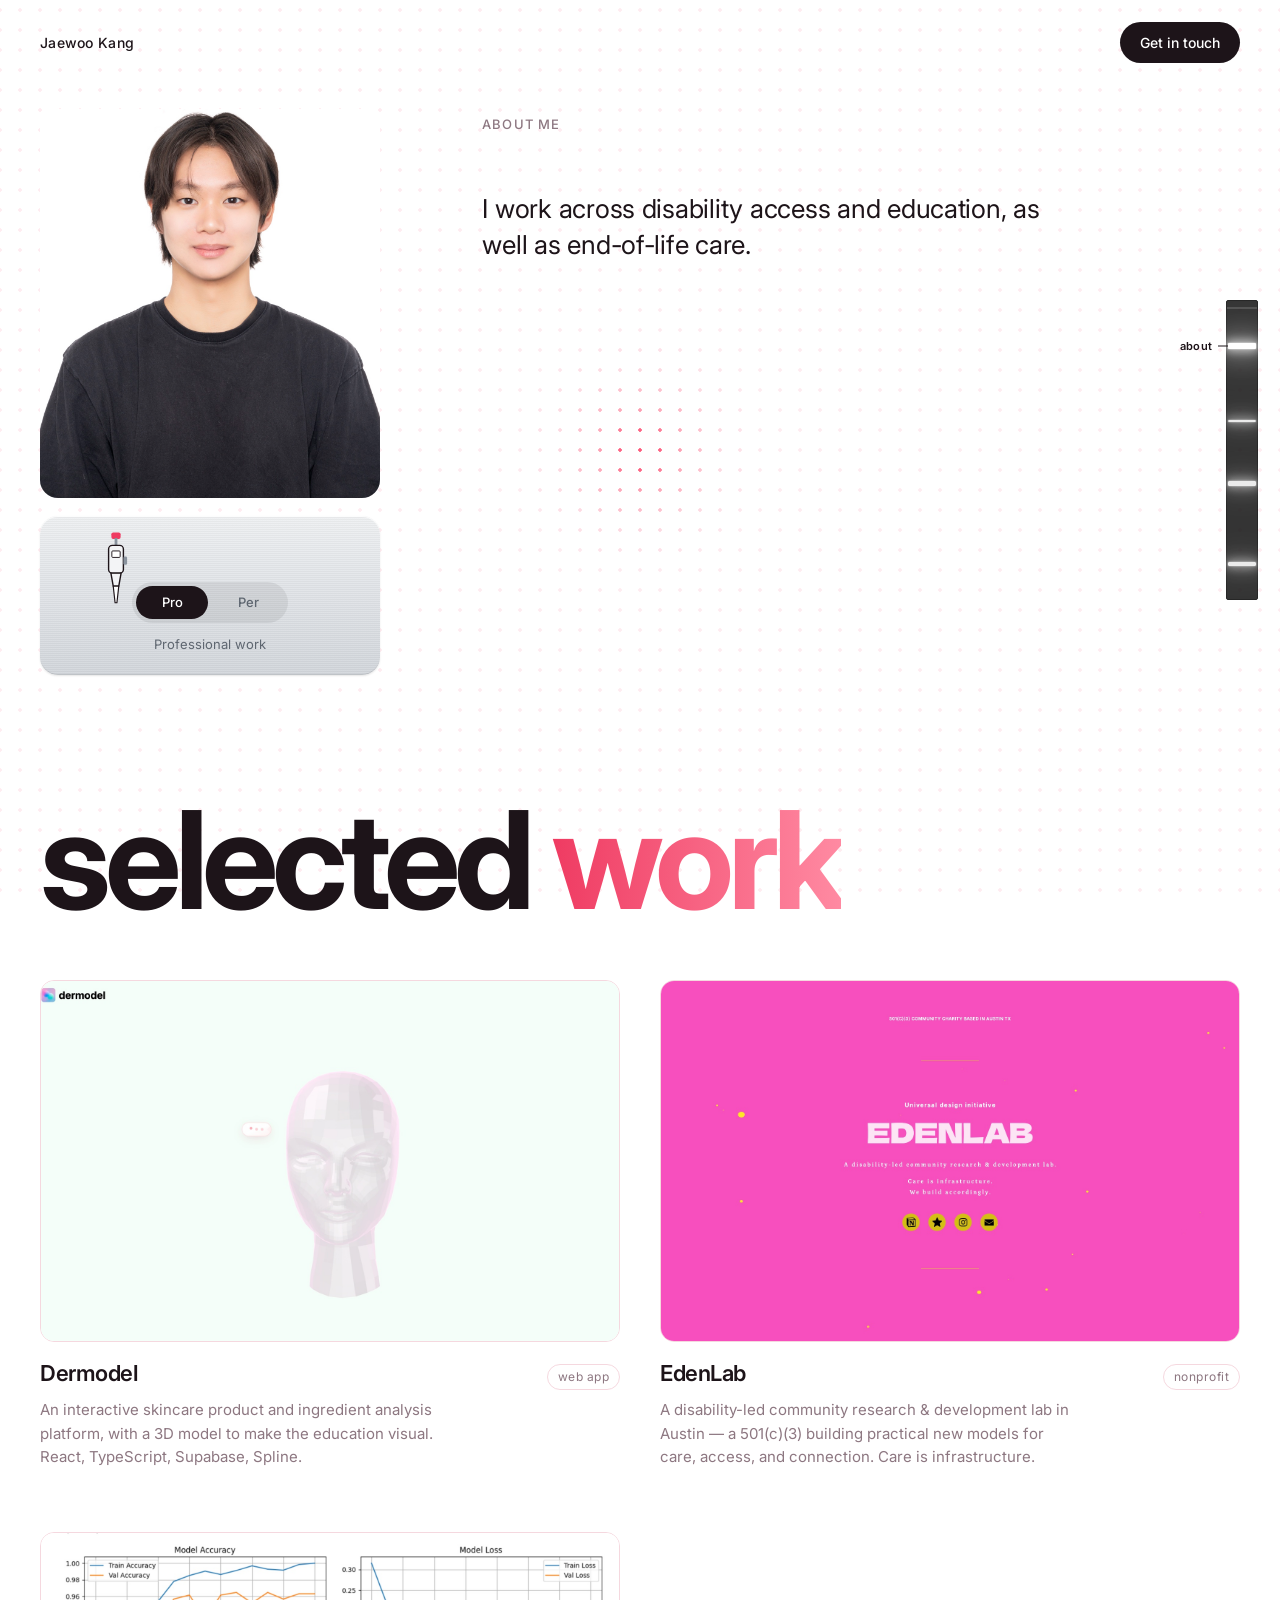
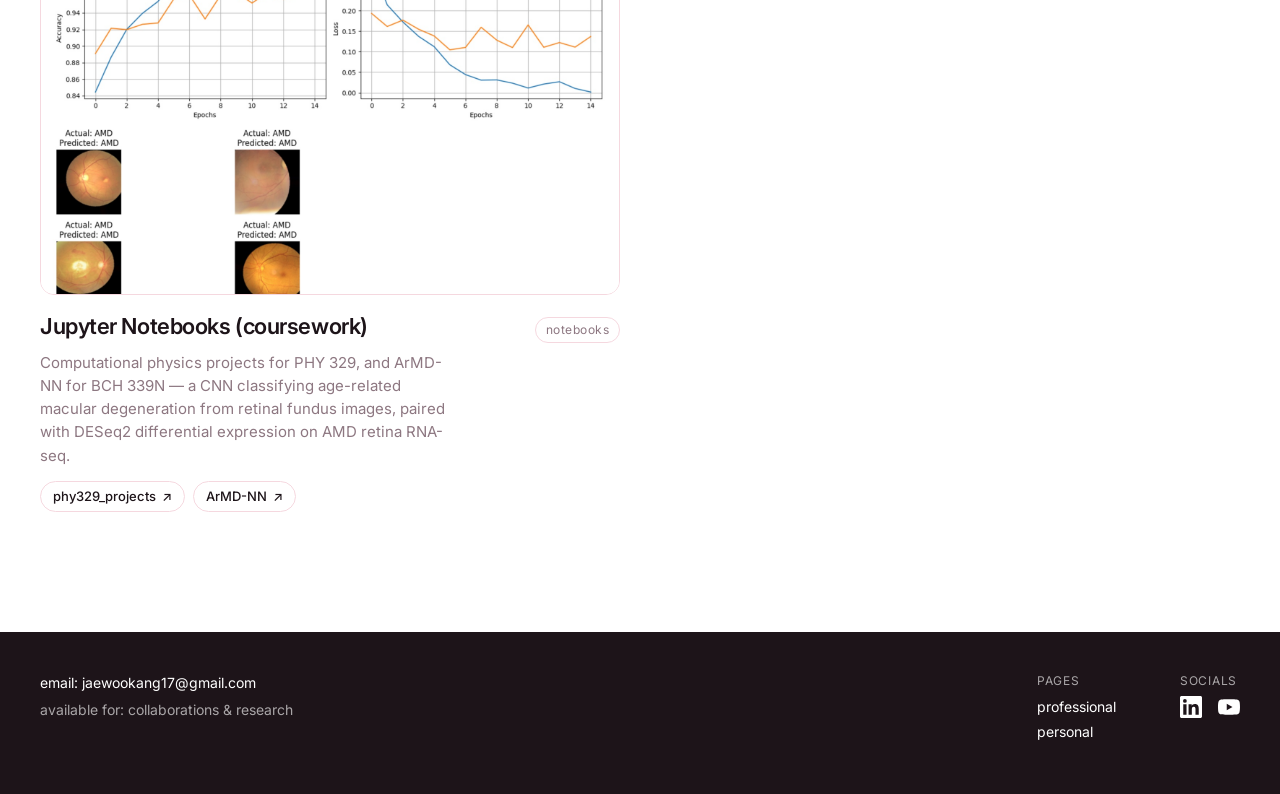
<file: index.html>
<!DOCTYPE html>
<html lang="en" data-mode="pro">
<head>
  <meta charset="utf-8">
  <meta name="viewport" content="width=device-width, initial-scale=1">
  <title>Jaewoo Kang</title>
  <meta name="description" content="Jaewoo Kang — work across disability access and education, and end-of-life care.">
  <link rel="preconnect" href="https://fonts.googleapis.com">
  <link rel="preconnect" href="https://fonts.gstatic.com" crossorigin>
  <link href="https://fonts.googleapis.com/css2?family=Inter:wght@400;500;600;700&display=swap" rel="stylesheet">
  <link rel="stylesheet" href="style.css?v=23">
</head>
<body>
  <div class="dots" aria-hidden="true"><div class="dots__glow"></div></div>
  <div class="wrap">

    <header class="topbar">
      <a class="brand" href="index.html">Jaewoo Kang</a>
      <a class="btn" href="mailto:jaewookang17@gmail.com">Get in touch</a>
    </header>

    <main>
      <section class="hero" id="about">
        <figure class="portrait">
          <img src="assets/photo.jpg" alt="Portrait of Jaewoo Kang" width="1120" height="1400">
        </figure>

        <div class="about">
          <p class="eyebrow">About me</p>
          <p class="about__text">I work across disability access and education, as well as end-of-life care.</p>
        </div>

        <nav class="mode" aria-label="Professional or personal">
          <!-- Micropipette: pick it up by hovering the toggle -->
          <svg class="pipette" viewBox="0 0 28 80" aria-hidden="true" focusable="false">
            <rect class="pipette__plunger" x="9" y="0" width="10" height="7" rx="2"/>
            <rect class="pipette__stem" x="12.5" y="6" width="3" height="9"/>
            <rect class="pipette__body" x="6" y="14" width="16" height="30" rx="4"/>
            <rect class="pipette__window" x="9.5" y="20" width="9" height="7" rx="1"/>
            <rect class="pipette__eject" x="22" y="26" width="4" height="9" rx="1.5"/>
            <path class="pipette__cone" d="M8.5 44L11 58h6l2.5-14z"/>
            <path class="pipette__tip" d="M11 58l2 18h2l2-18z"/>
          </svg>
          <div class="mode__pill">
            <a class="mode__btn is-active" href="index.html?v=16" aria-current="page">Pro</a>
            <a class="mode__btn" href="personal.html?v=16">Per</a>
          </div>
          <p class="mode__hint">Professional work</p>
        </nav>
      </section>

      <section class="work" id="work" aria-labelledby="work-title">
        <h2 class="work__title" id="work-title">selected <em>work</em></h2>

        <div class="work__grid">
          <a class="project reveal" href="https://dermodel.app" target="_blank" rel="noopener">
            <div class="project__media">
              <img src="assets/projects/project-1.jpg?v=2" alt="Dermodel: a translucent pink 3D head on a mint background" width="1600" height="1000" loading="lazy">
              <img class="project__media-alt" src="assets/projects/project-1-bts.jpg" alt="Whiteboard of Dermodel planning sketches" width="1600" height="1000" loading="lazy">
              <span class="project__bts" aria-hidden="true">behind the scenes</span>
            </div>
            <div class="project__meta">
              <h3 class="project__title">Dermodel</h3>
              <span class="project__tag">web app</span>
            </div>
            <p class="project__desc">An interactive skincare product and ingredient analysis platform, with a 3D model to make the education visual. React, TypeScript, Supabase, Spline.</p>
          </a>

          <a class="project reveal" href="https://www.edenlabinitiative.org/" target="_blank" rel="noopener">
            <div class="project__media">
              <img src="assets/projects/project-2.jpg?v=2" alt="EdenLab: white wordmark on a hot-pink field — a disability-led community research and development lab" width="1600" height="1000" loading="lazy">
            </div>
            <div class="project__meta">
              <h3 class="project__title">EdenLab</h3>
              <span class="project__tag">nonprofit</span>
            </div>
            <p class="project__desc">A disability-led community research &amp; development lab in Austin — a 501(c)(3) building practical new models for care, access, and connection. Care is infrastructure.</p>
          </a>

          <div class="project reveal">
            <div class="project__media">
              <img src="assets/projects/project-3.jpg?v=2" alt="Training accuracy and loss curves and retinal fundus images from the ArMD-NN notebook" width="1600" height="1000" loading="lazy">
            </div>
            <div class="project__meta">
              <h3 class="project__title">Jupyter Notebooks (coursework)</h3>
              <span class="project__tag">notebooks</span>
            </div>
            <p class="project__desc">Computational physics projects for PHY 329, and ArMD-NN for BCH 339N — a CNN classifying age-related macular degeneration from retinal fundus images, paired with DESeq2 differential expression on AMD retina RNA-seq.</p>
            <ul class="project__links">
              <li><a href="https://github.com/jaewookng/phy329_projects" target="_blank" rel="noopener">phy329_projects <span aria-hidden="true">↗</span></a></li>
              <li><a href="https://github.com/jaewookng/ArMD-NN" target="_blank" rel="noopener">ArMD-NN <span aria-hidden="true">↗</span></a></li>
            </ul>
          </div>
        </div>

      </section>
    </main>


  </div>

  <footer class="footer" id="contact">
    <div class="wrap footer__inner">
      <div class="footer__contact">
        <p>email: <a href="mailto:jaewookang17@gmail.com">jaewookang17@gmail.com</a></p>
        <p class="footer__muted">available for: collaborations &amp; research</p>
      </div>
      <div>
        <p class="footer__label">pages</p>
        <ul>
          <li><a href="index.html">professional</a></li>
          <li><a href="personal.html">personal</a></li>
        </ul>
      </div>
      <div>
        <p class="footer__label">socials</p>
        <ul class="footer__icons">
          <li>
            <a href="https://www.linkedin.com/in/jaewookang" target="_blank" rel="me noopener" aria-label="LinkedIn" title="LinkedIn">
              <svg viewBox="0 0 24 24" aria-hidden="true" focusable="false"><path d="M20.447 20.452h-3.554v-5.569c0-1.328-.027-3.037-1.852-3.037-1.853 0-2.136 1.445-2.136 2.939v5.667H9.351V9h3.414v1.561h.046c.477-.9 1.637-1.85 3.37-1.85 3.601 0 4.267 2.37 4.267 5.455v6.286zM5.337 7.433a2.062 2.062 0 0 1-2.063-2.065 2.064 2.064 0 1 1 2.063 2.065zm1.782 13.019H3.555V9h3.564v11.452zM22.225 0H1.771C.792 0 0 .774 0 1.729v20.542C0 23.227.792 24 1.771 24h20.451C23.2 24 24 23.227 24 22.271V1.729C24 .774 23.2 0 22.222 0h.003z"/></svg>
            </a>
          </li>
          <li>
            <a href="https://www.youtube.com/@jaewookng" target="_blank" rel="me noopener" aria-label="YouTube" title="YouTube">
              <svg viewBox="0 0 24 24" aria-hidden="true" focusable="false"><path d="M23.498 6.186a3.016 3.016 0 0 0-2.122-2.136C19.505 3.545 12 3.545 12 3.545s-7.505 0-9.377.505A3.017 3.017 0 0 0 .502 6.186C0 8.07 0 12 0 12s0 3.93.502 5.814a3.016 3.016 0 0 0 2.122 2.136c1.871.505 9.376.505 9.376.505s7.505 0 9.377-.505a3.015 3.015 0 0 0 2.122-2.136C24 15.93 24 12 24 12s0-3.93-.502-5.814zM9.545 15.568V8.432L15.818 12l-6.273 3.568z"/></svg>
            </a>
          </li>
        </ul>
      </div>
    </div>
  </footer>

  <!-- DNA ladder: black lane, white bands; about / work / contact are links -->
  <nav class="gel" aria-label="Sections">
    <div class="gel__lane" aria-hidden="true"><span class="gel__front"></span></div>
    <a    class="gel__band is-marker" href="#about"   style="--p: .14;  --h: 6px"><span class="gel__label">about</span></a>
    <span class="gel__band" style="--p: .40; --h: 2px" data-bp="2,500" aria-hidden="true"></span>
    <a    class="gel__band is-marker" href="#work"    style="--p: .617; --h: 5px"><span class="gel__label">work</span></a>
    <a    class="gel__band is-marker" href="#contact" style="--p: .896; --h: 4px"><span class="gel__label">contact</span></a>
  </nav>

  <script src="script.js?v=23"></script>
</body>
</html>
</file>
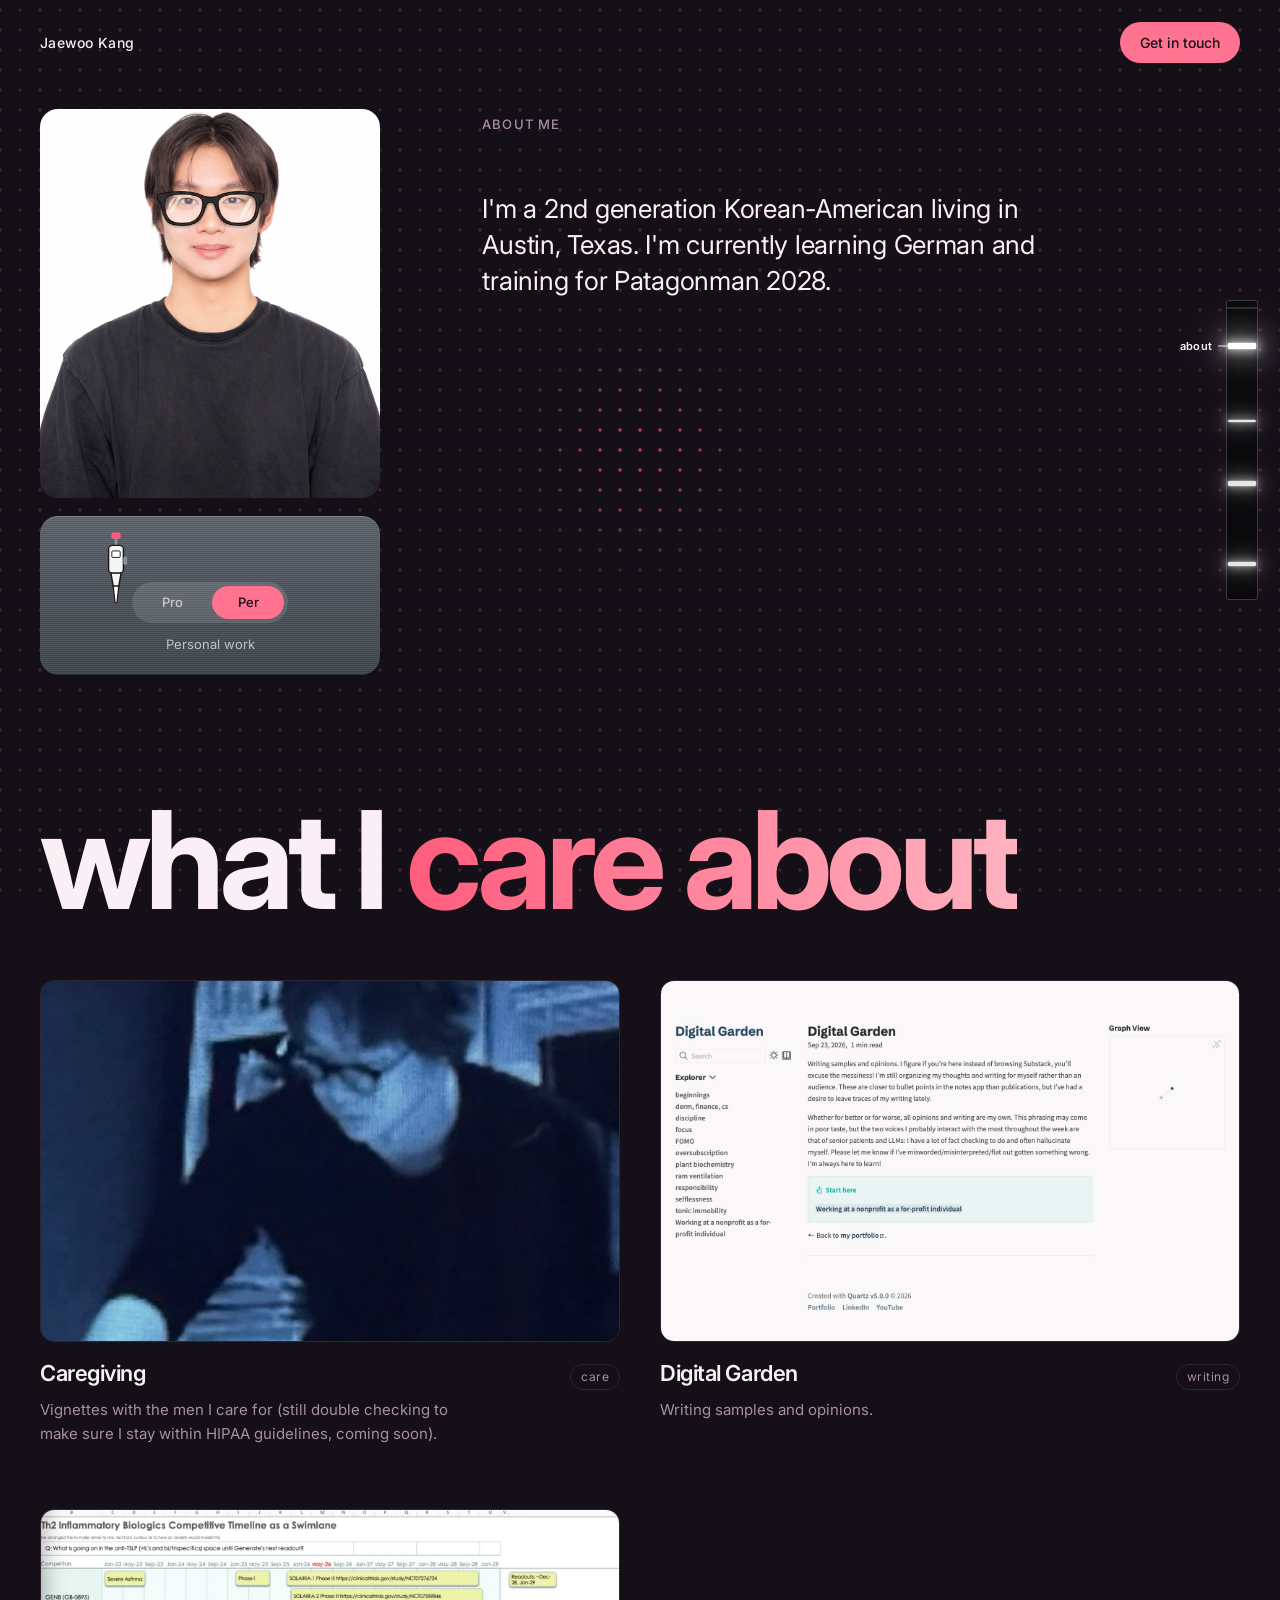
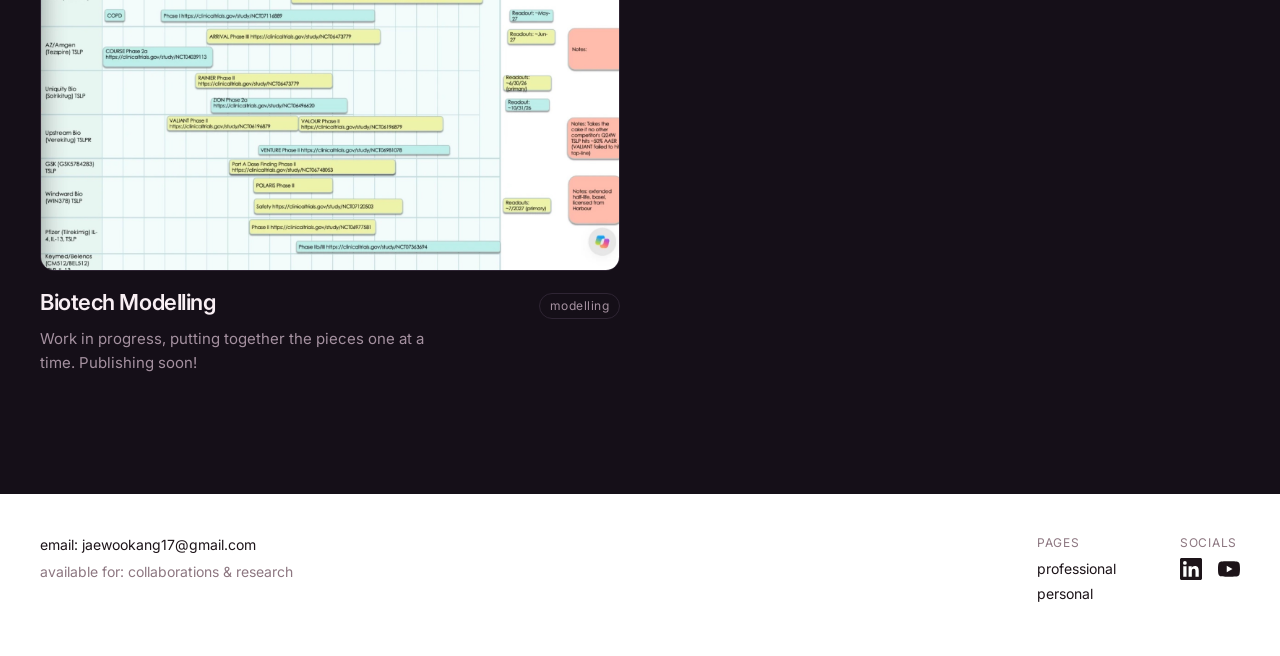
<file: personal.html>
<!DOCTYPE html>
<html lang="en" data-mode="per">
<head>
  <meta charset="utf-8">
  <meta name="viewport" content="width=device-width, initial-scale=1">
  <title>Jaewoo Kang — Personal</title>
  <meta name="description" content="Jaewoo Kang — work across disability access and education, and end-of-life care.">
  <link rel="preconnect" href="https://fonts.googleapis.com">
  <link rel="preconnect" href="https://fonts.gstatic.com" crossorigin>
  <link href="https://fonts.googleapis.com/css2?family=Inter:wght@400;500;600;700&display=swap" rel="stylesheet">
  <link rel="stylesheet" href="style.css?v=23">
</head>
<body>
  <div class="dots" aria-hidden="true"><div class="dots__glow"></div></div>
  <div class="wrap">

    <header class="topbar">
      <a class="brand" href="index.html">Jaewoo Kang</a>
      <a class="btn" href="mailto:jaewookang17@gmail.com">Get in touch</a>
    </header>

    <main>
      <section class="hero" id="about">
        <figure class="portrait">
          <img src="assets/photo-personal.jpg?v=3" alt="Portrait of Jaewoo Kang" width="1120" height="1400">
        </figure>

        <div class="about">
          <p class="eyebrow">About me</p>
          <p class="about__text">I'm a 2nd generation Korean-American living in Austin, Texas. I'm currently learning German and training for Patagonman 2028.</p>
        </div>

        <nav class="mode" aria-label="Professional or personal">
          <!-- Micropipette: pick it up by hovering the toggle -->
          <svg class="pipette" viewBox="0 0 28 80" aria-hidden="true" focusable="false">
            <rect class="pipette__plunger" x="9" y="0" width="10" height="7" rx="2"/>
            <rect class="pipette__stem" x="12.5" y="6" width="3" height="9"/>
            <rect class="pipette__body" x="6" y="14" width="16" height="30" rx="4"/>
            <rect class="pipette__window" x="9.5" y="20" width="9" height="7" rx="1"/>
            <rect class="pipette__eject" x="22" y="26" width="4" height="9" rx="1.5"/>
            <path class="pipette__cone" d="M8.5 44L11 58h6l2.5-14z"/>
            <path class="pipette__tip" d="M11 58l2 18h2l2-18z"/>
          </svg>
          <div class="mode__pill">
            <a class="mode__btn" href="index.html?v=16">Pro</a>
            <a class="mode__btn is-active" href="personal.html?v=16" aria-current="page">Per</a>
          </div>
          <p class="mode__hint">Personal work</p>
        </nav>
      </section>

      <section class="work" id="work" aria-labelledby="work-title">
        <h2 class="work__title" id="work-title">what I <em>care about</em></h2>

        <div class="work__grid">
          <a class="project reveal" href="#">
            <div class="project__media">
              <img src="assets/projects/personal-1.jpg?v=2" alt="Grainy security-camera still of Jaewoo in glasses, leaning over a desk" width="438" height="274" loading="lazy">
            </div>
            <div class="project__meta">
              <h3 class="project__title">Caregiving</h3>
              <span class="project__tag">care</span>
            </div>
            <p class="project__desc">Vignettes with the men I care for (still double checking to make sure I stay within HIPAA guidelines, coming soon).</p>
          </a>

          <a class="project reveal" href="https://jaewookng.github.io/garden/">
            <div class="project__media">
              <img src="assets/projects/personal-2.jpg?v=2" alt="Home page of the Digital Garden: an intro, a Start here link, and the list of notes" width="1600" height="1000" loading="lazy">
            </div>
            <div class="project__meta">
              <h3 class="project__title">Digital Garden</h3>
              <span class="project__tag">writing</span>
            </div>
            <p class="project__desc">Writing samples and opinions.</p>
          </a>

          <a class="project reveal" href="#">
            <div class="project__media">
              <img src="assets/projects/personal-3.jpg?v=2" alt="Spreadsheet swimlane of the Th2 inflammatory biologics competitive timeline" width="1600" height="1000" loading="lazy">
            </div>
            <div class="project__meta">
              <h3 class="project__title">Biotech Modelling</h3>
              <span class="project__tag">modelling</span>
            </div>
            <p class="project__desc">Work in progress, putting together the pieces one at a time. Publishing soon!</p>
          </a>
        </div>

      </section>
    </main>


  </div>

  <footer class="footer" id="contact">
    <div class="wrap footer__inner">
      <div class="footer__contact">
        <p>email: <a href="mailto:jaewookang17@gmail.com">jaewookang17@gmail.com</a></p>
        <p class="footer__muted">available for: collaborations &amp; research</p>
      </div>
      <div>
        <p class="footer__label">pages</p>
        <ul>
          <li><a href="index.html">professional</a></li>
          <li><a href="personal.html">personal</a></li>
        </ul>
      </div>
      <div>
        <p class="footer__label">socials</p>
        <ul class="footer__icons">
          <li>
            <a href="https://www.linkedin.com/in/jaewookang" target="_blank" rel="me noopener" aria-label="LinkedIn" title="LinkedIn">
              <svg viewBox="0 0 24 24" aria-hidden="true" focusable="false"><path d="M20.447 20.452h-3.554v-5.569c0-1.328-.027-3.037-1.852-3.037-1.853 0-2.136 1.445-2.136 2.939v5.667H9.351V9h3.414v1.561h.046c.477-.9 1.637-1.85 3.37-1.85 3.601 0 4.267 2.37 4.267 5.455v6.286zM5.337 7.433a2.062 2.062 0 0 1-2.063-2.065 2.064 2.064 0 1 1 2.063 2.065zm1.782 13.019H3.555V9h3.564v11.452zM22.225 0H1.771C.792 0 0 .774 0 1.729v20.542C0 23.227.792 24 1.771 24h20.451C23.2 24 24 23.227 24 22.271V1.729C24 .774 23.2 0 22.222 0h.003z"/></svg>
            </a>
          </li>
          <li>
            <a href="https://www.youtube.com/@jaewookng" target="_blank" rel="me noopener" aria-label="YouTube" title="YouTube">
              <svg viewBox="0 0 24 24" aria-hidden="true" focusable="false"><path d="M23.498 6.186a3.016 3.016 0 0 0-2.122-2.136C19.505 3.545 12 3.545 12 3.545s-7.505 0-9.377.505A3.017 3.017 0 0 0 .502 6.186C0 8.07 0 12 0 12s0 3.93.502 5.814a3.016 3.016 0 0 0 2.122 2.136c1.871.505 9.376.505 9.376.505s7.505 0 9.377-.505a3.015 3.015 0 0 0 2.122-2.136C24 15.93 24 12 24 12s0-3.93-.502-5.814zM9.545 15.568V8.432L15.818 12l-6.273 3.568z"/></svg>
            </a>
          </li>
        </ul>
      </div>
    </div>
  </footer>

  <!-- DNA ladder: black lane, white bands; about / work / contact are links -->
  <nav class="gel" aria-label="Sections">
    <div class="gel__lane" aria-hidden="true"><span class="gel__front"></span></div>
    <a    class="gel__band is-marker" href="#about"   style="--p: .14;  --h: 6px"><span class="gel__label">about</span></a>
    <span class="gel__band" style="--p: .40; --h: 2px" data-bp="2,500" aria-hidden="true"></span>
    <a    class="gel__band is-marker" href="#work"    style="--p: .617; --h: 5px"><span class="gel__label">work</span></a>
    <a    class="gel__band is-marker" href="#contact" style="--p: .896; --h: 4px"><span class="gel__label">contact</span></a>
  </nav>

  <script src="script.js?v=23"></script>
</body>
</html>
</file>
<file: style.css>
/* ---------- Tokens ---------- */
:root {
  --font: "Inter", -apple-system, BlinkMacSystemFont, "Segoe UI", Roboto, Helvetica, Arial, sans-serif;

  /* Pro / day: white with red-pink */
  --bg: #ffffff;
  --fg: #1d1419;
  --muted: #8d7781;
  --surface: #fff1f4;
  --surface-2: #ffe3e9;
  --line: #f5d8df;
  --pink: #ff5c7c;
  --pink-deep: #ef3b62;
  --accent: #1d1419;
  --accent-fg: #ffffff;
  --grad: linear-gradient(135deg, #ffd0da 0%, #ff9fb3 55%, #ffe0e6 100%);
  --grad-text: linear-gradient(90deg, #ef3b62 0%, #ff8aa2 100%);

  /* dot-grid background: colour shows only through the dots; a hotspot follows the cursor */
  --dot-size: 3px;
  --dot-gap: 20px;
  --dots-base: rgba(255, 170, 190, .22);
  --dots-hot:  rgba(255, 36, 80, .72);
  --dots-mid:  rgba(255, 92, 124, .46);
  --dots-far:  rgba(255, 150, 172, .22);

  /* sterile station: brushed stainless hood the pipette and toggle sit in */
  --station: linear-gradient(180deg, #eef0f2 0%, #dfe2e6 55%, #d3d7dc 100%);
  --station-edge: rgba(255, 255, 255, .85);
  --station-shadow: rgba(0, 0, 0, .10);
  --station-fg: #1d1419;
  --station-muted: #5e6670;
  --station-pill: rgba(0, 0, 0, .07);

  /* footer is inverted: black on the light page, white on the dark one */
  --footer-bg: #1d1419;
  --footer-fg: #ffffff;
  --footer-muted: rgba(255, 255, 255, .62);
  --footer-line: rgba(255, 255, 255, .12);

  --gutter: clamp(16px, 4vw, 40px);
  --r-sm: 999px;
  --r-md: 14px;
  --r-lg: 18px;
  --ease: cubic-bezier(.2, .7, .2, 1);
}

/* Per / night: deep plum with the same pinks */
:root[data-mode="per"] {
  --bg: #150f18;
  --fg: #f9eff4;
  --muted: #a591a0;
  --surface: #211925;
  --surface-2: #2b2130;
  --line: #2f2534;
  --pink: #ff7391;
  --pink-deep: #ff5c7c;
  --accent: #ff7391;
  --accent-fg: #150f18;
  --grad: linear-gradient(135deg, #3a1f36 0%, #ff7391 100%);
  --grad-text: linear-gradient(90deg, #ff5c7c 0%, #ffb3c1 100%);
  --dots-base: rgba(255, 120, 150, .16);
  --dots-hot:  rgba(255, 60, 100, .62);
  --dots-mid:  rgba(255, 100, 132, .40);
  --dots-far:  rgba(255, 140, 165, .18);
  --station: linear-gradient(180deg, #5b626a 0%, #4a5058 55%, #40464d 100%);
  --station-edge: rgba(255, 255, 255, .18);
  --station-shadow: rgba(0, 0, 0, .35);
  --station-fg: #ffffff;
  --station-muted: rgba(255, 255, 255, .66);
  --station-pill: rgba(255, 255, 255, .12);

  --footer-bg: #ffffff;
  --footer-fg: #1d1419;
  --footer-muted: #8d7781;
  --footer-line: #f5d8df;
}

/* Cross-fade between the two pages in browsers that support it. */
@view-transition { navigation: auto; }
::view-transition-old(root),
::view-transition-new(root) { animation-duration: .35s; }

/* ---------- Base ---------- */
*, *::before, *::after { box-sizing: border-box; }

html { color-scheme: light; scroll-behavior: smooth; }
html[data-mode="per"] { color-scheme: dark; }

body {
  margin: 0;
  font-family: var(--font);
  font-size: 16px;
  line-height: 1.5;
  color: var(--fg);
  background: var(--bg);
  -webkit-font-smoothing: antialiased;
  transition: background-color .35s var(--ease), color .35s var(--ease);
}

/* Dot grid: a fixed layer masked to a grid of small circles. Everything painted
   inside it (the faint base + the glow that follows the cursor) shows only through the dots. */
.dots {
  position: fixed;
  inset: 0;
  z-index: -1;
  overflow: hidden;
  pointer-events: none;
  background: var(--dots-base);
  -webkit-mask-image: radial-gradient(circle, #000 calc(var(--dot-size) / 2), transparent calc(var(--dot-size) / 2 + .6px));
          mask-image: radial-gradient(circle, #000 calc(var(--dot-size) / 2), transparent calc(var(--dot-size) / 2 + .6px));
  -webkit-mask-size: var(--dot-gap) var(--dot-gap);
          mask-size: var(--dot-gap) var(--dot-gap);
  -webkit-mask-position: center;
          mask-position: center;
}
.dots__glow {
  position: absolute;
  top: 0;
  left: 0;
  width: 30vmax;
  height: 30vmax;
  margin: -15vmax 0 0 -15vmax;   /* centre the glow on its transform origin */
  border-radius: 50%;
  background: radial-gradient(circle,
    var(--dots-hot) 0%,
    var(--dots-hot) 6%,
    var(--dots-mid) 16%,
    var(--dots-far) 30%,
    transparent 46%);
  transform: translate3d(50vw, 50vh, 0);   /* centred until the cursor moves */
  will-change: transform;
}

a { color: inherit; text-decoration: none; }
img { display: block; max-width: 100%; }
::selection { background: var(--pink); color: #fff; }

.wrap {
  width: min(1200px, 100% - 2 * var(--gutter));
  margin-inline: auto;
}

/* ---------- Top bar ---------- */
.topbar {
  display: flex;
  align-items: center;
  justify-content: space-between;
  padding-block: 22px;
}

.brand {
  font-size: 14px;
  font-weight: 500;
  letter-spacing: .02em;
}

.btn {
  display: inline-flex;
  align-items: center;
  gap: 8px;
  padding: 10px 20px;
  font-size: 14px;
  font-weight: 500;
  background: var(--accent);
  color: var(--accent-fg);
  border-radius: var(--r-sm);
  transition: background-color .25s var(--ease), color .25s var(--ease), transform .2s var(--ease), box-shadow .25s var(--ease);
}
.btn:hover {
  background: var(--pink-deep);
  color: #fff;
  box-shadow: 0 8px 24px -8px var(--pink-deep);
}
.btn:active { transform: translateY(1px); }

/* ---------- Hero ---------- */
.hero {
  display: grid;
  grid-template-columns: minmax(240px, 340px) 1fr;
  grid-template-areas:
    "photo about"
    "mode  about";
  column-gap: clamp(32px, 8vw, 150px);
  row-gap: 18px;
  align-items: start;
  padding-block: 24px 120px;
  scroll-margin-top: 24px;
}

.portrait {
  grid-area: photo;
  margin: 0;
  aspect-ratio: 7 / 8;
  background: var(--grad);
  overflow: hidden;
  border-radius: var(--r-lg);
}
.portrait img {
  width: 100%;
  height: 100%;
  object-fit: cover;
}

.about {
  grid-area: about;
  padding-top: 6px;
  max-width: 60ch;
}
.eyebrow {
  margin: 0 0 56px;
  font-size: 13px;
  font-weight: 500;
  letter-spacing: .08em;
  text-transform: uppercase;
  color: var(--muted);
}
.about__text {
  margin: 0;
  font-size: clamp(20px, 2.2vw, 26px);
  line-height: 1.4;
  letter-spacing: -.01em;
  text-wrap: pretty;
}

/* ---------- Sterile station: Pro / Per toggle ---------- */
/* A rounded brushed-steel hood under the portrait (separated by the hero row-gap, so the
   two never share an edge). The pipette rests in it; the hand picks it up here. */
.mode {
  grid-area: mode;
  position: relative;
  padding: 66px 22px 20px;   /* top room for the resting pipette */
  text-align: center;
  background:
    repeating-linear-gradient(180deg, rgba(255, 255, 255, .05) 0 1px, rgba(0, 0, 0, .03) 1px 2px),  /* brushed grain */
    var(--station);
  color: var(--station-fg);
  border-radius: 18px;
  box-shadow:
    inset 0 1px 0 var(--station-edge),
    inset 0 -1px 0 var(--station-shadow),
    0 1px 2px var(--station-shadow);
}
/* Inside the hood the cursor is a hand: you're holding the pipette. */
.mode, .mode * { cursor: grab; }
.mode:active, .mode:active * { cursor: grabbing; }

.mode__pill {
  display: inline-flex;
  gap: 4px;
  padding: 4px;
  background: var(--station-pill);
  border-radius: var(--r-sm);
}
.mode__btn {
  display: inline-flex;
  align-items: center;
  justify-content: center;
  min-width: 72px;
  padding: 7px 16px;
  font-size: 13px;
  font-weight: 500;
  color: var(--station-muted);
  border-radius: var(--r-sm);
  transition: background-color .25s var(--ease), color .25s var(--ease);
}
/* Hover follows the hand normally; while the pipette is held it follows the tip instead. */
.mode:not(.is-holding) .mode__btn:hover,
.mode__btn.is-hot { color: var(--station-fg); }
.mode__btn.is-active {
  background: #1d1419;
  color: #ffffff;
}
:root[data-mode="per"] .mode__btn.is-active {
  background: var(--pink);
  color: #150f18;
}
.mode__hint {
  margin: 12px 0 0;
  font-size: 13px;
  color: var(--station-muted);
}

/* Micropipette. Rests beside the pill; held by the hand cursor inside the hood. */
.pipette {
  position: absolute;
  top: 0;
  left: 0;
  z-index: 2;
  width: 26px;
  height: 74px;
  overflow: visible;
  pointer-events: none;
  color: #1d1419;
  transition: transform .5s var(--ease);
}
.pipette.is-following { transition: none; }
.pipette__plunger { fill: var(--pink-deep); }
.pipette__stem    { fill: #8a939e; }
.pipette__body, .pipette__cone {
  fill: #f3f4f6;
  stroke: currentColor;
  stroke-width: 1.5;
  stroke-linejoin: round;
}
.pipette__window { fill: #ffffff; stroke: currentColor; stroke-width: 1; }
.pipette__eject  { fill: #8a939e; }
.pipette__tip {
  fill: #ffffff;
  stroke: currentColor;
  stroke-width: 1.25;
  stroke-linejoin: round;
}

/* ---------- Selected work ---------- */
.work { padding-bottom: 120px; scroll-margin-top: 40px; }

.work__title {
  margin: 0 0 56px;
  font-size: clamp(56px, 11vw, 136px);
  font-weight: 700;
  line-height: .95;
  letter-spacing: -.045em;
}
.work__title em {
  font-style: normal;
  background: var(--grad-text);
  -webkit-background-clip: text;
  background-clip: text;
  color: transparent;
}

.work__grid {
  display: grid;
  grid-template-columns: 1fr 1fr;
  gap: 64px 40px;
}

.project { display: block; }

.project__media {
  position: relative;
  aspect-ratio: 16 / 10;
  overflow: hidden;
  border: 1px solid var(--line);   /* keeps light thumbnails from blending into the page */
  border-radius: var(--r-md);
  background: var(--surface-2);
}
.project__media img {
  width: 100%;
  height: 100%;
  object-fit: cover;
  transition: transform .8s var(--ease), opacity .5s var(--ease);
}
.project:hover .project__media img { transform: scale(1.03); }

/* Optional second image: fades in over the first on hover (behind-the-scenes shot) */
.project__media-alt {
  position: absolute;
  inset: 0;
  opacity: 0;
}
.project__bts {
  position: absolute;
  left: 12px;
  bottom: 12px;
  padding: 4px 10px;
  font-size: 11px;
  letter-spacing: .04em;
  color: #fff;
  background: rgba(0, 0, 0, .55);
  border-radius: var(--r-sm);
  opacity: 0;
  transform: translateY(4px);
  transition: opacity .3s var(--ease), transform .3s var(--ease);
}
.project:hover .project__media-alt,
.project:focus-visible .project__media-alt { opacity: 1; }
.project:hover .project__bts,
.project:focus-visible .project__bts { opacity: 1; transform: none; }

.project__meta {
  display: flex;
  align-items: baseline;
  justify-content: space-between;
  gap: 16px;
  margin-top: 18px;
}
.project__title {
  margin: 0;
  font-size: 22px;
  font-weight: 600;
  letter-spacing: -.02em;
  line-height: 1.25;
  transition: color .25s var(--ease);
}
.project:hover .project__title { color: var(--pink-deep); }

.project__tag {
  flex: none;
  font-size: 12px;
  letter-spacing: .04em;
  color: var(--muted);
  padding: 3px 10px;
  border: 1px solid var(--line);
  border-radius: var(--r-sm);
  background: var(--bg);
}

.project__desc {
  margin: 8px 0 0;
  font-size: 15px;
  line-height: 1.55;
  color: var(--muted);
  max-width: 46ch;
}

/* A card that bundles several repos: chips instead of one card-wide link */
.project__links {
  display: flex;
  flex-wrap: wrap;
  gap: 8px;
  margin: 14px 0 0;
  padding: 0;
  list-style: none;
}
.project__links a {
  display: inline-flex;
  align-items: center;
  gap: 6px;
  padding: 5px 12px;
  font-size: 13px;
  font-weight: 500;
  border: 1px solid var(--line);
  border-radius: var(--r-sm);
  background: var(--bg);
  transition: color .2s var(--ease), border-color .2s var(--ease);
}
.project__links a:hover { color: var(--pink-deep); border-color: var(--pink); }

.work__more {
  display: inline-flex;
  align-items: center;
  gap: 10px;
  margin-top: 72px;
  font-size: clamp(22px, 3vw, 30px);
  font-weight: 600;
  letter-spacing: -.02em;
  transition: color .25s var(--ease);
}
.work__more .arrow { transition: transform .3s var(--ease); }
.work__more:hover { color: var(--pink-deep); }
.work__more:hover .arrow { transform: translateX(6px); }

/* Fade + rise on scroll (only when JS is running) */
.js .reveal {
  opacity: 0;
  transform: translateY(18px);
  transition: opacity .7s var(--ease), transform .7s var(--ease);
}
.js .reveal.is-visible { opacity: 1; transform: none; }

/* ---------- Gel-electrophoresis scroll nav ---------- */
/* A DNA ladder on the right edge: black lane, four white bands of varying thickness with a
   bloomy glow, spaced like a real ladder (not evenly). Three bands are the about / work /
   contact links. The dye front tracks scroll. */
.gel {
  position: fixed;
  right: 22px;
  top: 50%;
  z-index: 10;
  width: 32px;
  height: 300px;
  transform: translateY(-50%);
  --lane-line: #262626;
}
:root[data-mode="per"] .gel { --lane-line: #3a3a3e; }
.gel[hidden] { display: none; }

.gel__lane {
  position: absolute;
  inset: 0;
  border-radius: 2px;
  background: rgba(8, 8, 8, .82);
  border: 1px solid var(--lane-line);
}
.gel__front {
  position: absolute;
  left: 0;
  right: 0;
  top: 6px;
  height: 2px;
  background: #fff;
  opacity: .15;
  transition: top .12s linear;
}

/* Bands: --p is the position down the lane (0 = top, 1 = bottom), --h the thickness.
   Solid white rectangles with no edge of their own; the glow feathers straight off them. */
.gel__band {
  position: absolute;
  left: 2px;
  right: 2px;
  top: calc(6px + var(--p) * (100% - 12px));
  height: var(--h, 3px);
  margin-top: calc(var(--h, 3px) / -2);
  border: 0;
  border-radius: 1px;
  background: rgba(255, 255, 255, .9);
  box-shadow:
    0 0 2px rgba(255, 255, 255, .8),
    0 0 8px 2px rgba(255, 255, 255, .45),
    0 0 18px 5px rgba(255, 255, 255, .2),
    0 0 34px 10px rgba(255, 255, 255, .08);
  pointer-events: none;
  transition: box-shadow .3s var(--ease);
}

/* The three marker bands are links */
.gel__band.is-marker { pointer-events: auto; }
.gel__band.is-marker:hover,
.gel__band.is-marker:focus-visible,
.gel__band.is-marker.is-active {
  background: #fff;
  box-shadow:
    0 0 2px #fff,
    0 0 10px 3px rgba(255, 255, 255, .6),
    0 0 24px 8px rgba(255, 255, 255, .3),
    0 0 48px 14px rgba(255, 255, 255, .12);
}
.gel__band.is-marker:focus-visible { outline: 2px solid var(--fg); outline-offset: 4px; }

/* Labels sit to the left of the lane with a short tick line, like the bp column.
   bp values show when hovering the ladder; section names on hover / focus / active. */
.gel__band[data-bp]::after,
.gel__label {
  position: absolute;
  right: 100%;
  top: 50%;
  transform: translateY(-50%);
  padding-right: 16px;
  white-space: nowrap;
  line-height: 1;
  pointer-events: none;
  opacity: 0;
  background: linear-gradient(currentColor, currentColor) right center / 10px 1px no-repeat;
  transition: opacity .2s var(--ease);
}
.gel__band[data-bp]::after {
  content: attr(data-bp);
  font-size: 10px;
  letter-spacing: .02em;
  color: var(--muted);
}
.gel__label {
  font-size: 11px;
  font-weight: 600;
  letter-spacing: .02em;
  color: var(--fg);
}
.gel:hover .gel__band[data-bp]::after,
.gel:hover .gel__label,
.gel__band:focus-visible .gel__label,
.gel__band.is-active .gel__label { opacity: 1; }

/* ---------- Footer ---------- */
.footer {
  background: var(--footer-bg);
  color: var(--footer-fg);
  scroll-margin-top: 40px;
  transition: background-color .35s var(--ease), color .35s var(--ease);
}
.footer__inner {
  display: grid;
  grid-template-columns: 1fr auto auto;
  gap: 32px 64px;
  padding-block: 40px 48px;
  font-size: 14px;
}
.footer p { margin: 0 0 6px; }
.footer__label {
  margin: 0 0 8px;
  font-size: 12px;
  letter-spacing: .06em;
  text-transform: uppercase;
  color: var(--footer-muted);
}
.footer ul { list-style: none; margin: 0; padding: 0; }
.footer li { margin-bottom: 4px; }
.footer a:hover { color: var(--pink); }
.footer__muted { color: var(--footer-muted); }

.footer__icons { display: flex; gap: 16px; }
.footer__icons li { margin: 0; }
.footer__icons a {
  display: inline-flex;
  width: 22px;
  height: 22px;
  color: var(--footer-fg);
  transition: color .2s var(--ease), transform .2s var(--ease);
}
.footer__icons a:hover { color: var(--pink); transform: translateY(-1px); }
.footer__icons svg { width: 100%; height: 100%; fill: currentColor; }

/* ---------- Responsive ---------- */
@media (max-width: 900px), (max-height: 460px) {
  .gel { display: none; }
}

@media (max-width: 720px) {
  .hero {
    grid-template-columns: 1fr;
    grid-template-areas:
      "photo"
      "mode"
      "about";
    row-gap: 18px;
    padding-bottom: 72px;
  }
  .portrait { max-width: 320px; }
  .mode { max-width: 320px; }
  .eyebrow { margin-bottom: 20px; }
  .about { padding-top: 28px; }

  .work { padding-bottom: 72px; }
  .work__title { margin-bottom: 32px; }
  .work__grid { grid-template-columns: 1fr; gap: 40px; }
  .work__more { margin-top: 48px; }

  .footer__inner { grid-template-columns: 1fr 1fr; }
  .footer__contact { grid-column: 1 / -1; }
}

@media (prefers-reduced-motion: reduce) {
  html { scroll-behavior: auto; }
  *, *::before, *::after { transition: none !important; animation: none !important; }
  .js .reveal { opacity: 1; transform: none; }
  @view-transition { navigation: none; }
}
</file>
